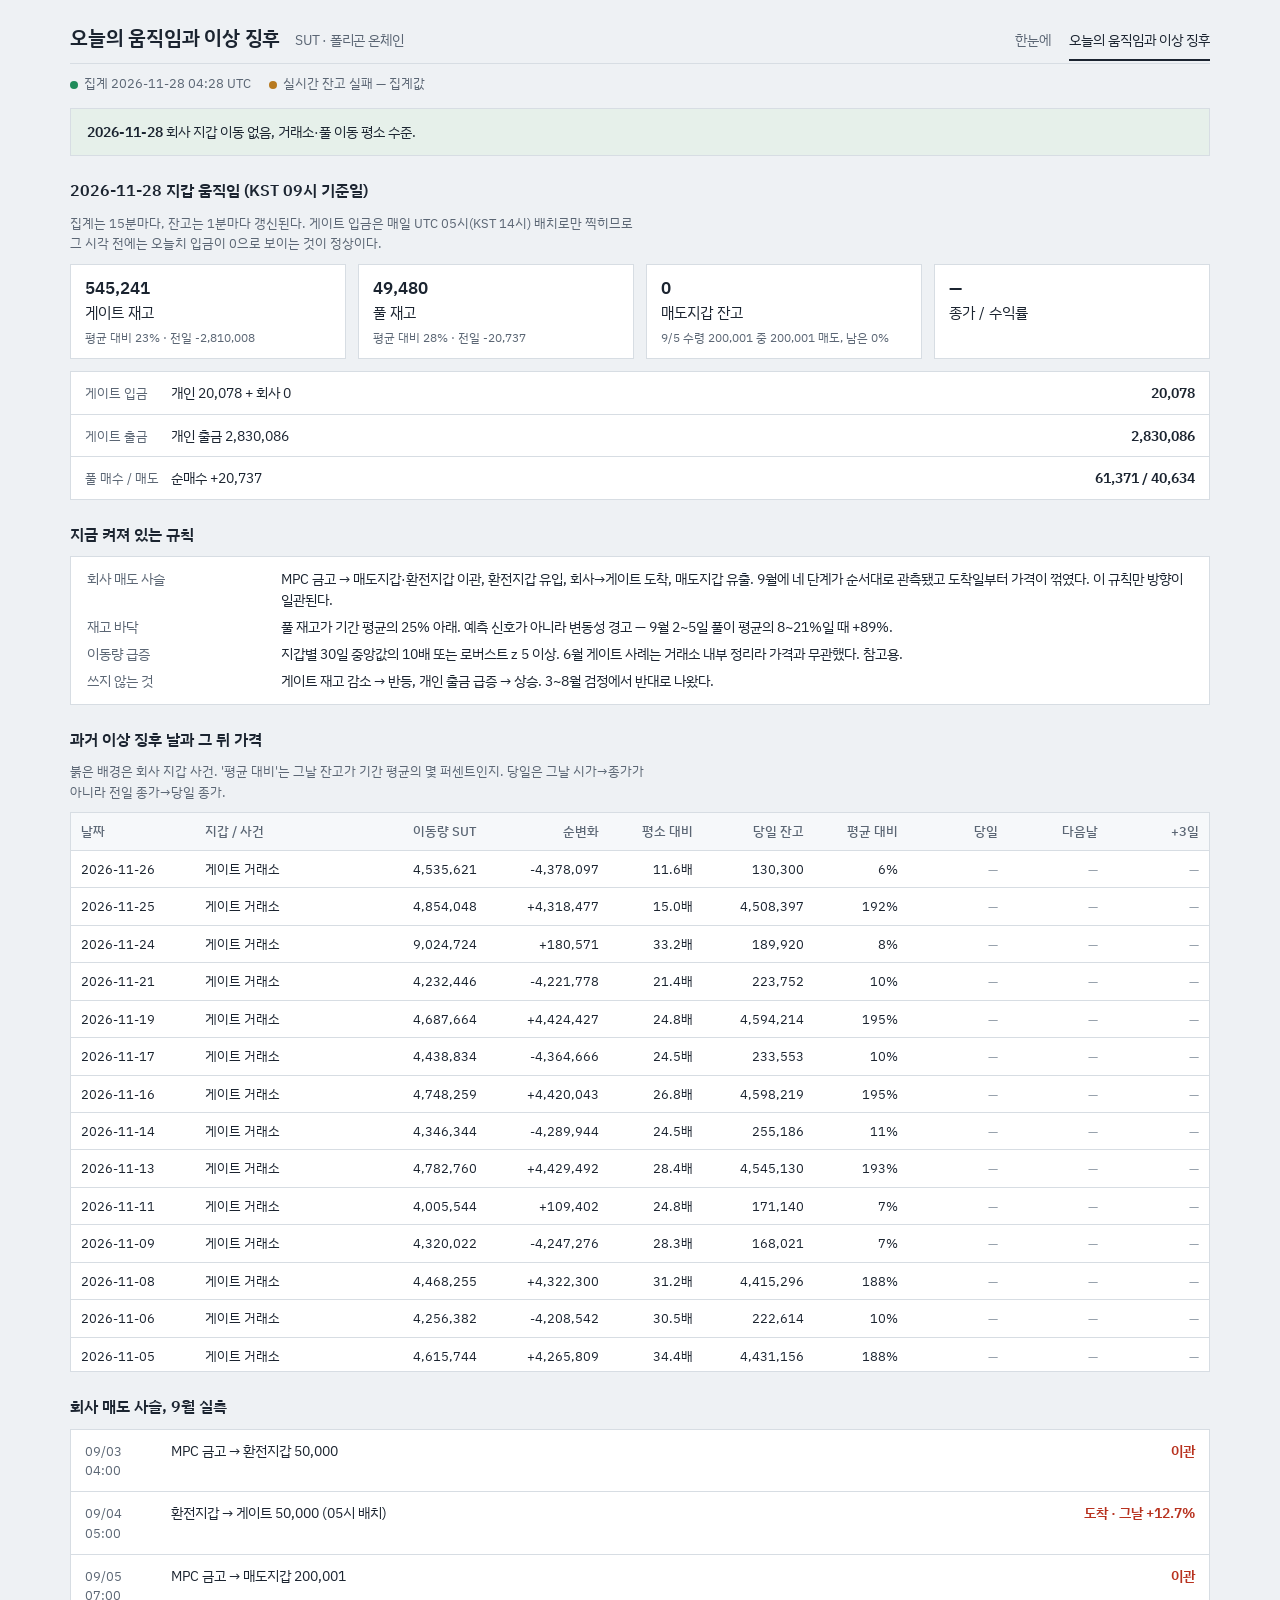
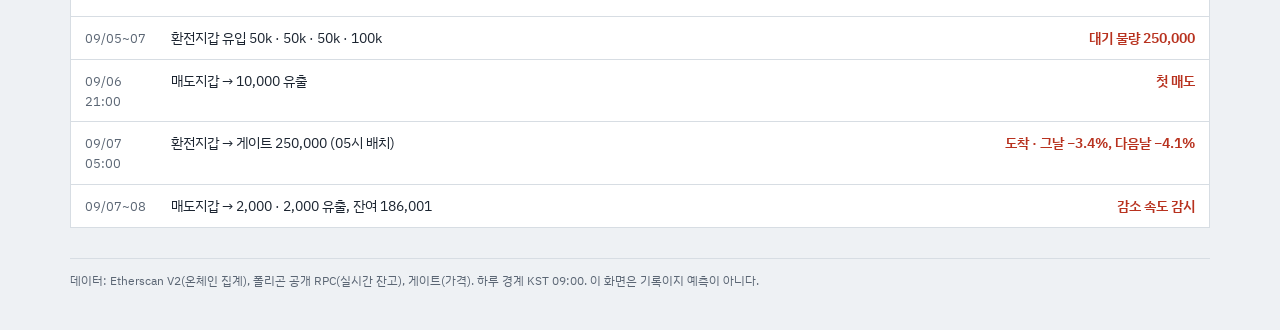
<file: detail.html>
<!DOCTYPE html>
<html lang="ko">
<head>
<meta charset="utf-8">
<meta name="viewport" content="width=device-width, initial-scale=1">
<title>SUT 오늘의 움직임과 이상 징후</title>
<link rel="stylesheet" href="assets/style.css">
</head>
<body>
<div class="wrap">
  <header class="top">
    <h1>오늘의 움직임과 이상 징후 <span>SUT · 폴리곤 온체인</span></h1>
    <nav class="tabs"><a href="index.html">한눈에</a><a class="on" href="detail.html">오늘의 움직임과 이상 징후</a></nav>
  </header>
  <div class="status">
    <span id="st-data"><i class="dot"></i>집계 데이터 불러오는 중</span>
    <span id="st-live"><i class="dot"></i>실시간 잔고 대기</span>
  </div>

  <div id="strip" class="strip">확인 중…</div>

  <section class="panel">
    <h2 id="today-h">오늘의 지갑 움직임</h2>
    <p class="note">집계는 15분마다, 잔고는 1분마다 갱신된다. 게이트 입금은 매일 UTC 05시(KST 14시) 배치로만 찍히므로 그 시각 전에는 오늘치 입금이 0으로 보이는 것이 정상이다.</p>
    <div class="kv" id="kv"></div>
    <ul class="tl" id="tl" style="margin-top:12px"></ul>
  </section>

  <section class="panel">
    <h2>지금 켜져 있는 규칙</h2>
    <div class="rules"><dl>
      <dt>회사 매도 사슬</dt><dd>MPC 금고 → 매도지갑·환전지갑 이관, 환전지갑 유입, 회사→게이트 도착, 매도지갑 유출. 9월에 네 단계가 순서대로 관측됐고 도착일부터 가격이 꺾였다. 이 규칙만 방향이 일관된다.</dd>
      <dt>재고 바닥</dt><dd>풀 재고가 기간 평균의 25% 아래. 예측 신호가 아니라 변동성 경고 — 9월 2~5일 풀이 평균의 8~21%일 때 +89%.</dd>
      <dt>이동량 급증</dt><dd>지갑별 30일 중앙값의 10배 또는 로버스트 z 5 이상. 6월 게이트 사례는 거래소 내부 정리라 가격과 무관했다. 참고용.</dd>
      <dt>쓰지 않는 것</dt><dd>게이트 재고 감소 → 반등, 개인 출금 급증 → 상승. 3~8월 검정에서 반대로 나왔다.</dd>
    </dl></div>
  </section>

  <section class="panel">
    <h2>과거 이상 징후 날과 그 뒤 가격</h2>
    <p class="note">붉은 배경은 회사 지갑 사건. '평균 대비'는 그날 잔고가 기간 평균의 몇 퍼센트인지. 당일은 그날 시가→종가가 아니라 전일 종가→당일 종가.</p>
    <div class="tw"><table class="t" id="hist"><thead><tr>
      <th class="l">날짜</th><th class="l">지갑 / 사건</th><th>이동량 SUT</th><th>순변화</th><th>평소 대비</th><th>당일 잔고</th><th>평균 대비</th><th>당일</th><th>다음날</th><th>+3일</th>
    </tr></thead><tbody></tbody></table></div>
  </section>

  <section class="panel">
    <h2>회사 매도 사슬, 9월 실측</h2>
    <ul class="tl">
      <li class="company"><span class="t">09/03 04:00</span><span>MPC 금고 → 환전지갑 50,000</span><span class="amt">이관</span></li>
      <li class="company"><span class="t">09/04 05:00</span><span>환전지갑 → 게이트 50,000 (05시 배치)</span><span class="amt">도착 · 그날 +12.7%</span></li>
      <li class="company"><span class="t">09/05 07:00</span><span>MPC 금고 → 매도지갑 200,001</span><span class="amt">이관</span></li>
      <li class="company"><span class="t">09/05~07</span><span>환전지갑 유입 50k · 50k · 50k · 100k</span><span class="amt">대기 물량 250,000</span></li>
      <li class="company"><span class="t">09/06 21:00</span><span>매도지갑 → 10,000 유출</span><span class="amt">첫 매도</span></li>
      <li class="company"><span class="t">09/07 05:00</span><span>환전지갑 → 게이트 250,000 (05시 배치)</span><span class="amt">도착 · 그날 −3.4%, 다음날 −4.1%</span></li>
      <li class="company"><span class="t">09/07~08</span><span>매도지갑 → 2,000 · 2,000 유출, 잔여 186,001</span><span class="amt">감소 속도 감시</span></li>
    </ul>
  </section>

  <footer>데이터: Etherscan V2(온체인 집계), 폴리곤 공개 RPC(실시간 잔고), 게이트(가격). 하루 경계 KST 09:00. 이 화면은 기록이지 예측이 아니다.</footer>
</div>

<script src="assets/data.js"></script>
<script>
(async function () {
  const $ = id => document.getElementById(id); const { fmt } = SUT;
  const setDot = (id, cls, text) => { $(id).innerHTML = `<i class="dot ${cls}"></i>${text}`; };
  let data, anomalies;
  try { data = await SUT.loadJSON('data/daily.json'); anomalies = await SUT.loadJSON('data/anomalies.json'); setDot('st-data', 'live', '집계 ' + data.meta.generated.replace('T', ' ').slice(0, 16) + ' UTC'); }
  catch (e) { setDot('st-data', 'err', '집계 데이터 없음'); return; }
  const days = data.days, meta = data.meta, avg = meta.avg;
  const last = days[days.length - 1], prev = days[days.length - 2];
  $('today-h').textContent = last.d + ' 지갑 움직임 (KST 09시 기준일)';

  function renderToday(live) {
    const f = last.f;
    const g = (live && live.gate != null) ? live.gate : last.gate, p = (live && live.pool != null) ? live.pool : last.pool, s = (live && live.sell != null) ? live.sell : last.sell;
    $('kv').innerHTML = [
      ['게이트 재고', fmt.n(g), '평균 대비 ' + (g / avg.gate * 100).toFixed(0) + '% · 전일 ' + (g - prev.gate >= 0 ? '+' : '') + fmt.n(g - prev.gate)],
      ['풀 재고', fmt.n(p), '평균 대비 ' + (p / avg.pool * 100).toFixed(0) + '% · 전일 ' + (p - prev.pool >= 0 ? '+' : '') + fmt.n(p - prev.pool)],
      ['매도지갑 잔고', fmt.n(s), '9/5 수령 200,001 중 ' + fmt.n(Math.max(0, 200001 - s)) + ' 매도, 남은 ' + (s / 200001 * 100).toFixed(0) + '%'],
      ['종가 / 수익률', fmt.px(last.c), prev.c ? '전일 대비 ' + fmt.sp(last.c / prev.c - 1) : ''],
    ].map(([a, b, c]) => `<div><b>${b}</b>${a}<br><span>${c}</span></div>`).join('');
    const items = [];
    const push = (cls, label, amt, note) => items.push(`<li class="${cls}"><span class="t">${label}</span><span>${note}</span><span class="amt">${amt}</span></li>`);
    if (f.vault_to_sellers) push('company', '금고→매도경로', fmt.n(f.vault_to_sellers), 'MPC 금고에서 매도지갑·환전지갑으로 이관');
    if (f.fx_in) push('company', '환전지갑 유입', fmt.n(f.fx_in), '거래소 이동 대기 물량');
    if (f.company_to_gate) push('company', '게이트 도착', fmt.n(f.company_to_gate), '회사 물량이 거래소에 도착 (05시 배치)');
    if (f.sell_out) push('company', '매도지갑 유출', fmt.n(f.sell_out), '시장 매도');
    if (f.mpc_vault_out && !f.vault_to_sellers) push('', 'MPC 금고 유출', fmt.n(f.mpc_vault_out), '매도경로가 아닌 곳으로 (회원 보충일 가능성)');
    push('', '게이트 입금', fmt.n(f.gate_in), '개인 ' + fmt.n(f.public_to_gate) + ' + 회사 ' + fmt.n(f.company_to_gate));
    push('', '게이트 출금', fmt.n(f.gate_out), '개인 출금 ' + fmt.n(f.gate_to_public));
    push('', '풀 매수 / 매도', fmt.n(f.public_buy_from_pool) + ' / ' + fmt.n(f.public_sell_to_pool), '순매수 ' + (f.public_buy_from_pool - f.public_sell_to_pool >= 0 ? '+' : '') + fmt.n(f.public_buy_from_pool - f.public_sell_to_pool));
    $('tl').innerHTML = items.join('') || '<li class="empty">기록된 이동 없음</li>';
    const flags = SUT.flagsForDay(days, days.length - 1, live); const strip = $('strip');
    if (!flags.length) { strip.className = 'strip'; strip.innerHTML = `<b>${last.d}</b> 회사 지갑 이동 없음, 거래소·풀 이동 평소 수준.`; }
    else { strip.className = 'strip ' + (flags.some(x => x.lvl === 'alert') ? 'alert' : ''); strip.innerHTML = `<b>${last.d} 기준</b><ul>` + flags.map(x => `<li>${x.text}</li>`).join('') + '</ul>'; }
  }
  renderToday(null);

  /* history table */
  const cls = v => v == null ? 'muted' : v > 0 ? 'up' : v < 0 ? 'down' : '';
  const tb = $('hist').querySelector('tbody');
  tb.innerHTML = anomalies.slice().reverse().map(r => `<tr class="${r.kind}">
    <td class="l">${r.d}</td><td class="l">${r.name}</td><td>${fmt.n(r.total)}</td><td>${r.net == null ? '—' : (r.net >= 0 ? '+' : '') + fmt.n(r.net)}</td>
    <td>${r.ratio == null ? '—' : r.ratio.toFixed(1) + '배'}</td><td>${fmt.n(r.bal)}</td><td>${r.bal_vs_avg == null ? '—' : (r.bal_vs_avg * 100).toFixed(0) + '%'}</td>
    <td class="${cls(r.ret)}">${fmt.sp(r.ret)}</td><td class="${cls(r.n1)}">${fmt.sp(r.n1)}</td><td class="${cls(r.n3)}">${fmt.sp(r.n3)}</td></tr>`).join('');

  async function tick() {
    try { const live = await SUT.liveBalances(meta.wallets); if (live.gate != null) { setDot('st-live', 'live', '실시간 잔고 ' + fmt.t(new Date())); renderToday(live); } else setDot('st-live', 'stale', '실시간 잔고 실패 — 집계값'); }
    catch (e) { setDot('st-live', 'stale', '실시간 잔고 실패 — 집계값'); }
  }
  tick(); setInterval(tick, 60000);
})();
</script>
</body>
</html>
</file>
<file: assets/style.css>
@import url('https://fonts.googleapis.com/css2?family=IBM+Plex+Sans+KR:wght@400;500;600&display=swap');

:root {
  --paper: #eef1f4;
  --sheet: #ffffff;
  --ink: #1b2430;
  --ink-2: #5b6674;
  --ink-3: #98a2ad;
  --rule: #d7dde3;
  --price: #1b2430;
  --gate: #1f6f8b;
  --pool: #b7791f;
  --sell: #b8321f;
  --mpc: #6b5b95;
  --up: #1f8b5a;
  --down: #b8321f;
  --alert: #b8321f;
  --alert-bg: #fbeae7;
  --calm-bg: #e6f0ea;
  --max: 1180px;
}

* { box-sizing: border-box; }
html { font-size: 15px; }
body {
  margin: 0; background: var(--paper); color: var(--ink);
  font-family: 'IBM Plex Sans KR', 'Apple SD Gothic Neo', 'Malgun Gothic', sans-serif;
  font-feature-settings: 'tnum' 1; line-height: 1.55;
}
a { color: var(--gate); text-decoration: none; }
a:hover { text-decoration: underline; }
a:focus-visible, button:focus-visible { outline: 2px solid var(--gate); outline-offset: 2px; }

.wrap { max-width: var(--max); margin: 0 auto; padding: 0 20px; }

header.top {
  display: flex; align-items: baseline; justify-content: space-between; gap: 16px;
  padding: 22px 0 10px; border-bottom: 1px solid var(--rule);
}
header.top h1 { margin: 0; font-size: 1.35rem; font-weight: 600; letter-spacing: -0.01em; }
header.top h1 span { color: var(--ink-2); font-weight: 400; margin-left: 10px; font-size: 0.95rem; }
nav.tabs { display: flex; gap: 18px; font-size: 0.95rem; }
nav.tabs a { color: var(--ink-2); padding-bottom: 8px; border-bottom: 2px solid transparent; margin-bottom: -11px; }
nav.tabs a.on { color: var(--ink); border-color: var(--ink); }

.status { display: flex; gap: 18px; align-items: center; font-size: 0.85rem; color: var(--ink-2); padding: 10px 0 0; flex-wrap: wrap; }
.status .dot { display: inline-block; width: 8px; height: 8px; border-radius: 50%; background: var(--ink-3); margin-right: 6px; vertical-align: middle; }
.status .dot.live { background: var(--up); }
.status .dot.stale { background: var(--pool); }
.status .dot.err { background: var(--alert); }

/* hero chart */
.hero { margin-top: 16px; background: var(--sheet); border: 1px solid var(--rule); }
.hero .head { display: flex; justify-content: space-between; align-items: center; padding: 12px 16px 6px; gap: 12px; flex-wrap: wrap; }
.hero .head .price { font-size: 1.6rem; font-weight: 600; }
.hero .head .price small { font-size: 0.9rem; font-weight: 500; margin-left: 8px; }
.hero .legend { display: flex; gap: 14px; font-size: 0.85rem; flex-wrap: wrap; }
.hero .legend label { display: inline-flex; align-items: center; gap: 6px; cursor: pointer; color: var(--ink-2); }
.hero .legend i { width: 18px; height: 3px; display: inline-block; border-radius: 2px; }
.hero .legend input { accent-color: var(--ink); }
#chart { height: 440px; }
.hero .foot { padding: 8px 16px 12px; font-size: 0.82rem; color: var(--ink-2); border-top: 1px solid var(--rule); }

/* inventory gauges */
.gauges { display: grid; grid-template-columns: repeat(3, 1fr); gap: 14px; margin-top: 14px; }
.gauge { background: var(--sheet); border: 1px solid var(--rule); padding: 14px 16px; border-top-width: 4px; }
.gauge.gate { border-top-color: var(--gate); }
.gauge.pool { border-top-color: var(--pool); }
.gauge.sell { border-top-color: var(--sell); }
.gauge h3 { margin: 0 0 4px; font-size: 0.95rem; font-weight: 600; }
.gauge .n { font-size: 1.45rem; font-weight: 600; }
.gauge .n small { font-size: 0.85rem; color: var(--ink-2); font-weight: 400; margin-left: 6px; }
.gauge .bar { position: relative; height: 10px; background: var(--paper); margin: 10px 0 6px; border-radius: 2px; overflow: hidden; }
.gauge .bar > b { position: absolute; left: 0; top: 0; bottom: 0; background: var(--ink-3); }
.gauge .bar > s { position: absolute; top: -3px; bottom: -3px; width: 2px; background: var(--ink); left: 50%; }
.gauge .sub { font-size: 0.82rem; color: var(--ink-2); display: flex; justify-content: space-between; }
.gauge .delta { font-size: 0.85rem; margin-top: 4px; }
.gauge .delta.up { color: var(--up); }
.gauge .delta.down { color: var(--down); }

/* alert strip */
.strip { margin-top: 14px; padding: 12px 16px; border: 1px solid var(--rule); background: var(--calm-bg); font-size: 0.95rem; }
.strip.alert { background: var(--alert-bg); border-color: #e8b4ac; }
.strip b { font-weight: 600; }
.strip ul { margin: 6px 0 0; padding-left: 18px; }

/* panels */
section.panel { margin-top: 22px; }
section.panel h2 { font-size: 1.05rem; font-weight: 600; margin: 0 0 10px; }
section.panel p.note { color: var(--ink-2); font-size: 0.88rem; margin: 0 0 10px; max-width: 72ch; }

table.t { width: 100%; border-collapse: collapse; background: var(--sheet); border: 1px solid var(--rule); font-size: 0.88rem; }
table.t th, table.t td { padding: 8px 10px; border-bottom: 1px solid var(--rule); text-align: right; white-space: nowrap; }
table.t th { font-weight: 500; color: var(--ink-2); background: #f6f8fa; position: sticky; top: 0; }
table.t th:first-child, table.t td:first-child, table.t th.l, table.t td.l { text-align: left; }
table.t tr.company td { background: #fff7f5; }
table.t td.up { color: var(--up); }
table.t td.down { color: var(--down); }
table.t td.muted { color: var(--ink-3); }
table.t tbody tr:hover td { background: #f3f6f9; }
.tw { overflow: auto; max-height: 560px; border: 1px solid var(--rule); }
.tw table.t { border: 0; }

/* timeline for today's movements */
.tl { list-style: none; margin: 0; padding: 0; background: var(--sheet); border: 1px solid var(--rule); }
.tl li { display: grid; grid-template-columns: 74px 1fr auto; gap: 12px; padding: 10px 14px; border-bottom: 1px solid var(--rule); font-size: 0.92rem; align-items: baseline; }
.tl li:last-child { border-bottom: 0; }
.tl li .t { color: var(--ink-2); font-size: 0.85rem; }
.tl li .amt { font-weight: 600; }
.tl li.company .amt { color: var(--sell); }
.tl li.empty { grid-template-columns: 1fr; color: var(--ink-2); }

.kv { display: grid; grid-template-columns: repeat(4, 1fr); gap: 12px; }
.kv div { background: var(--sheet); border: 1px solid var(--rule); padding: 10px 14px; }
.kv div b { display: block; font-size: 1.15rem; font-weight: 600; }
.kv div span { font-size: 0.82rem; color: var(--ink-2); }

.rules { background: var(--sheet); border: 1px solid var(--rule); padding: 12px 16px; font-size: 0.9rem; }
.rules dl { margin: 0; display: grid; grid-template-columns: 180px 1fr; gap: 6px 14px; }
.rules dt { color: var(--ink-2); }
.rules dd { margin: 0; }

footer { margin: 30px 0 40px; font-size: 0.82rem; color: var(--ink-2); border-top: 1px solid var(--rule); padding-top: 12px; }

@media (max-width: 800px) {
  .gauges, .kv { grid-template-columns: 1fr; }
  #chart { height: 340px; }
  header.top { flex-direction: column; align-items: flex-start; }
  .rules dl { grid-template-columns: 1fr; }
}
@media (prefers-reduced-motion: reduce) { * { transition: none !important; } }
</file>
